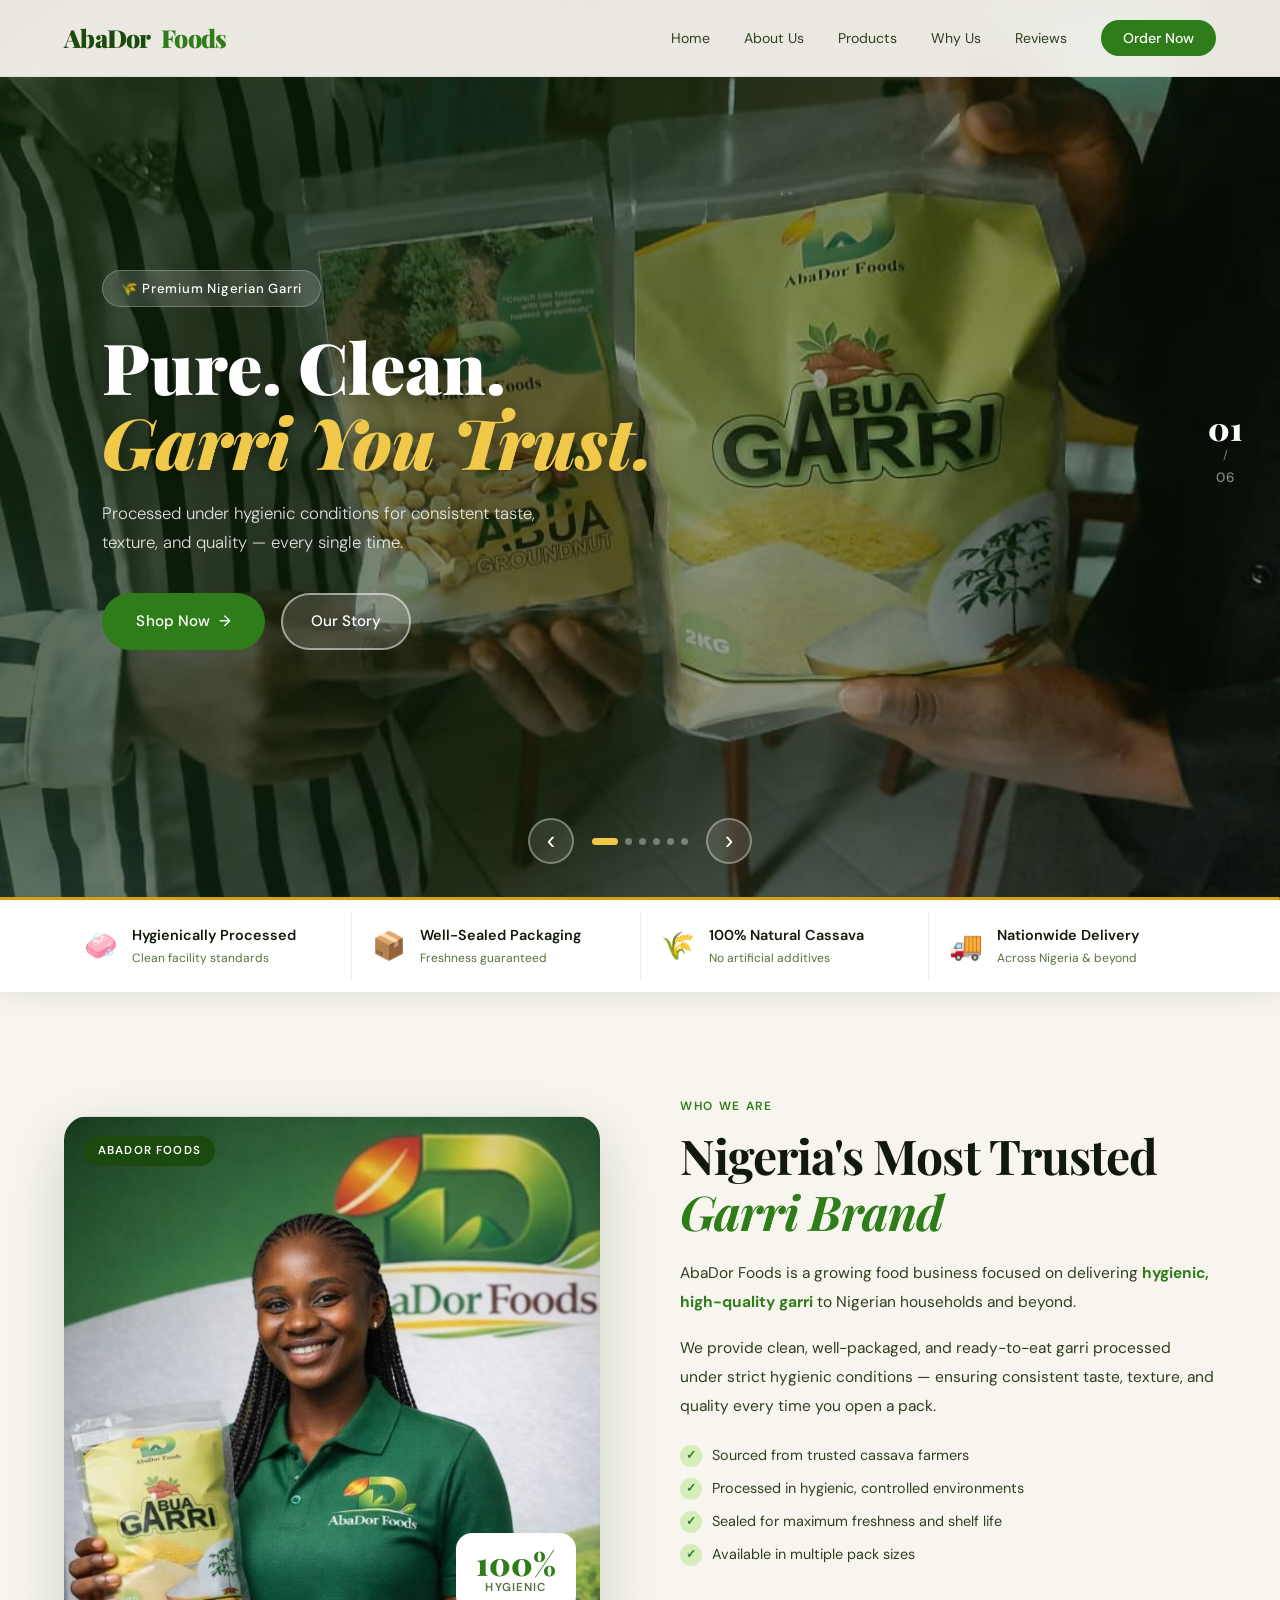
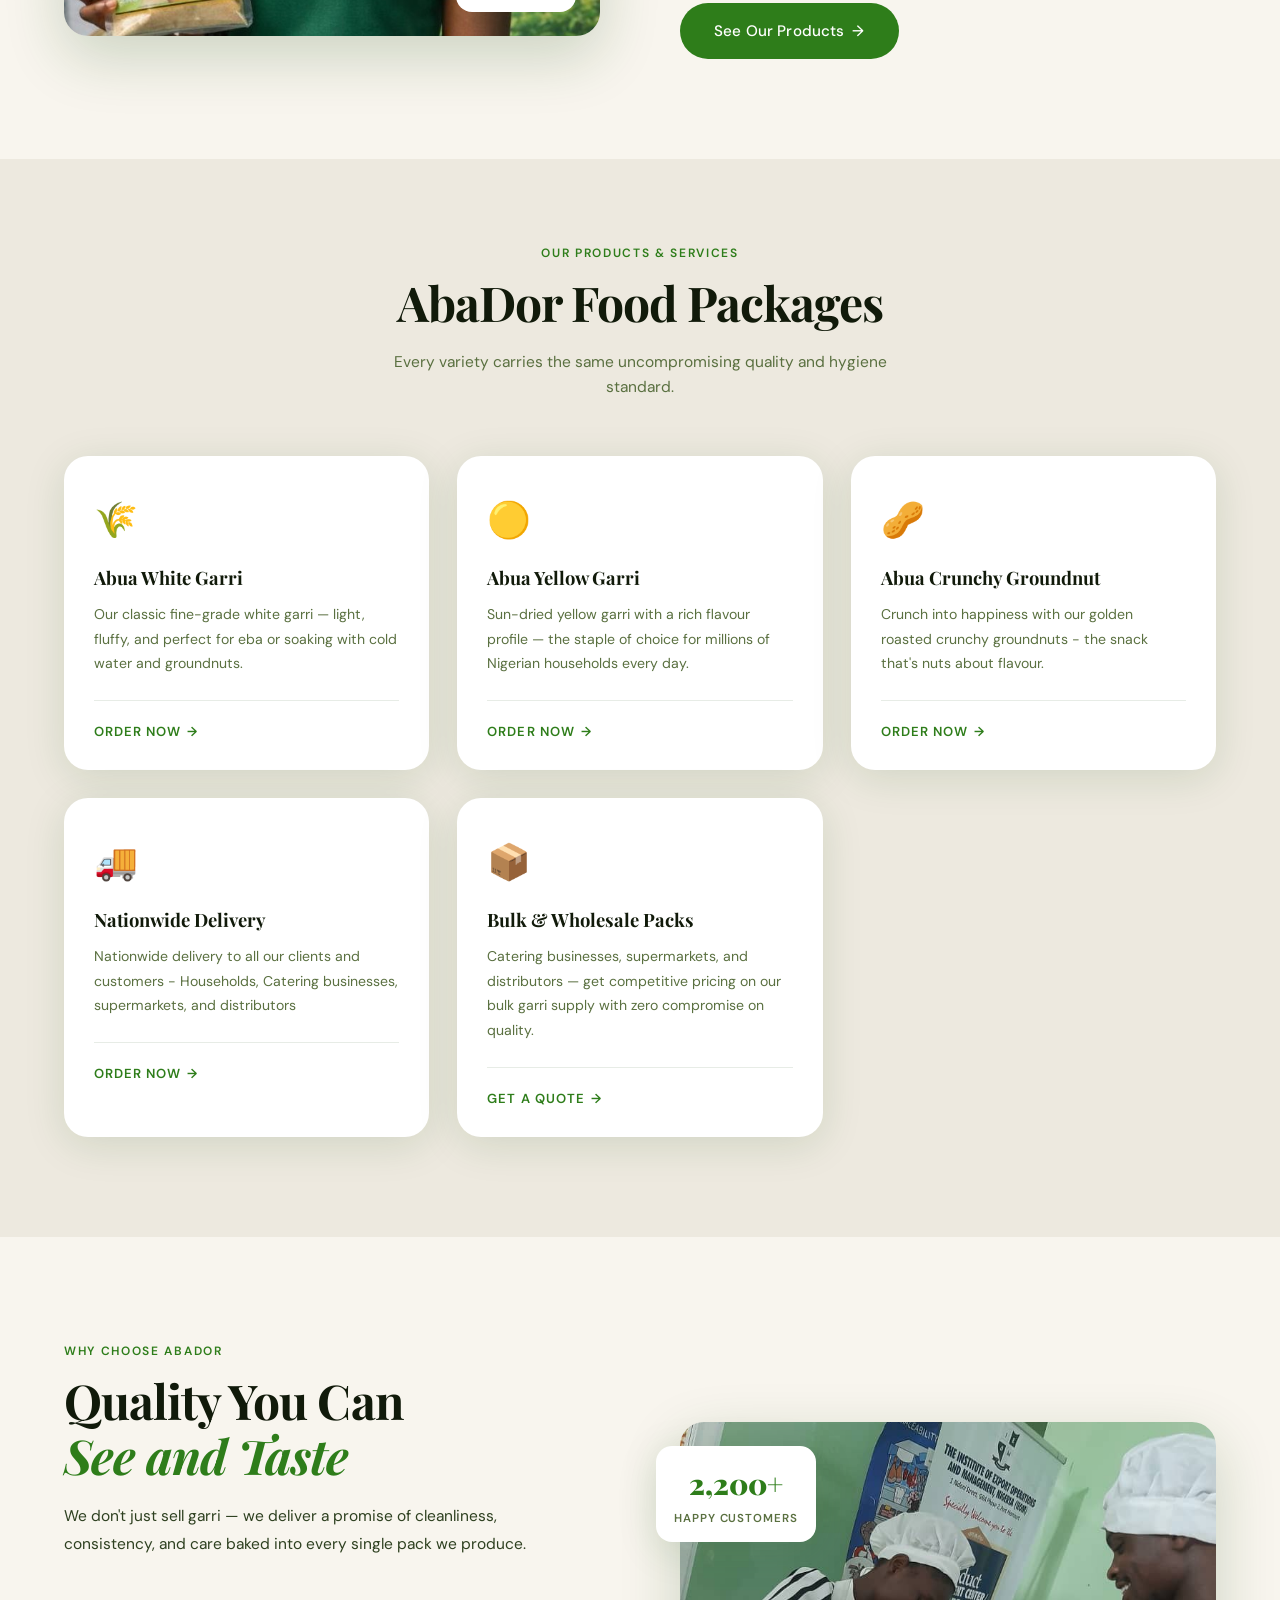
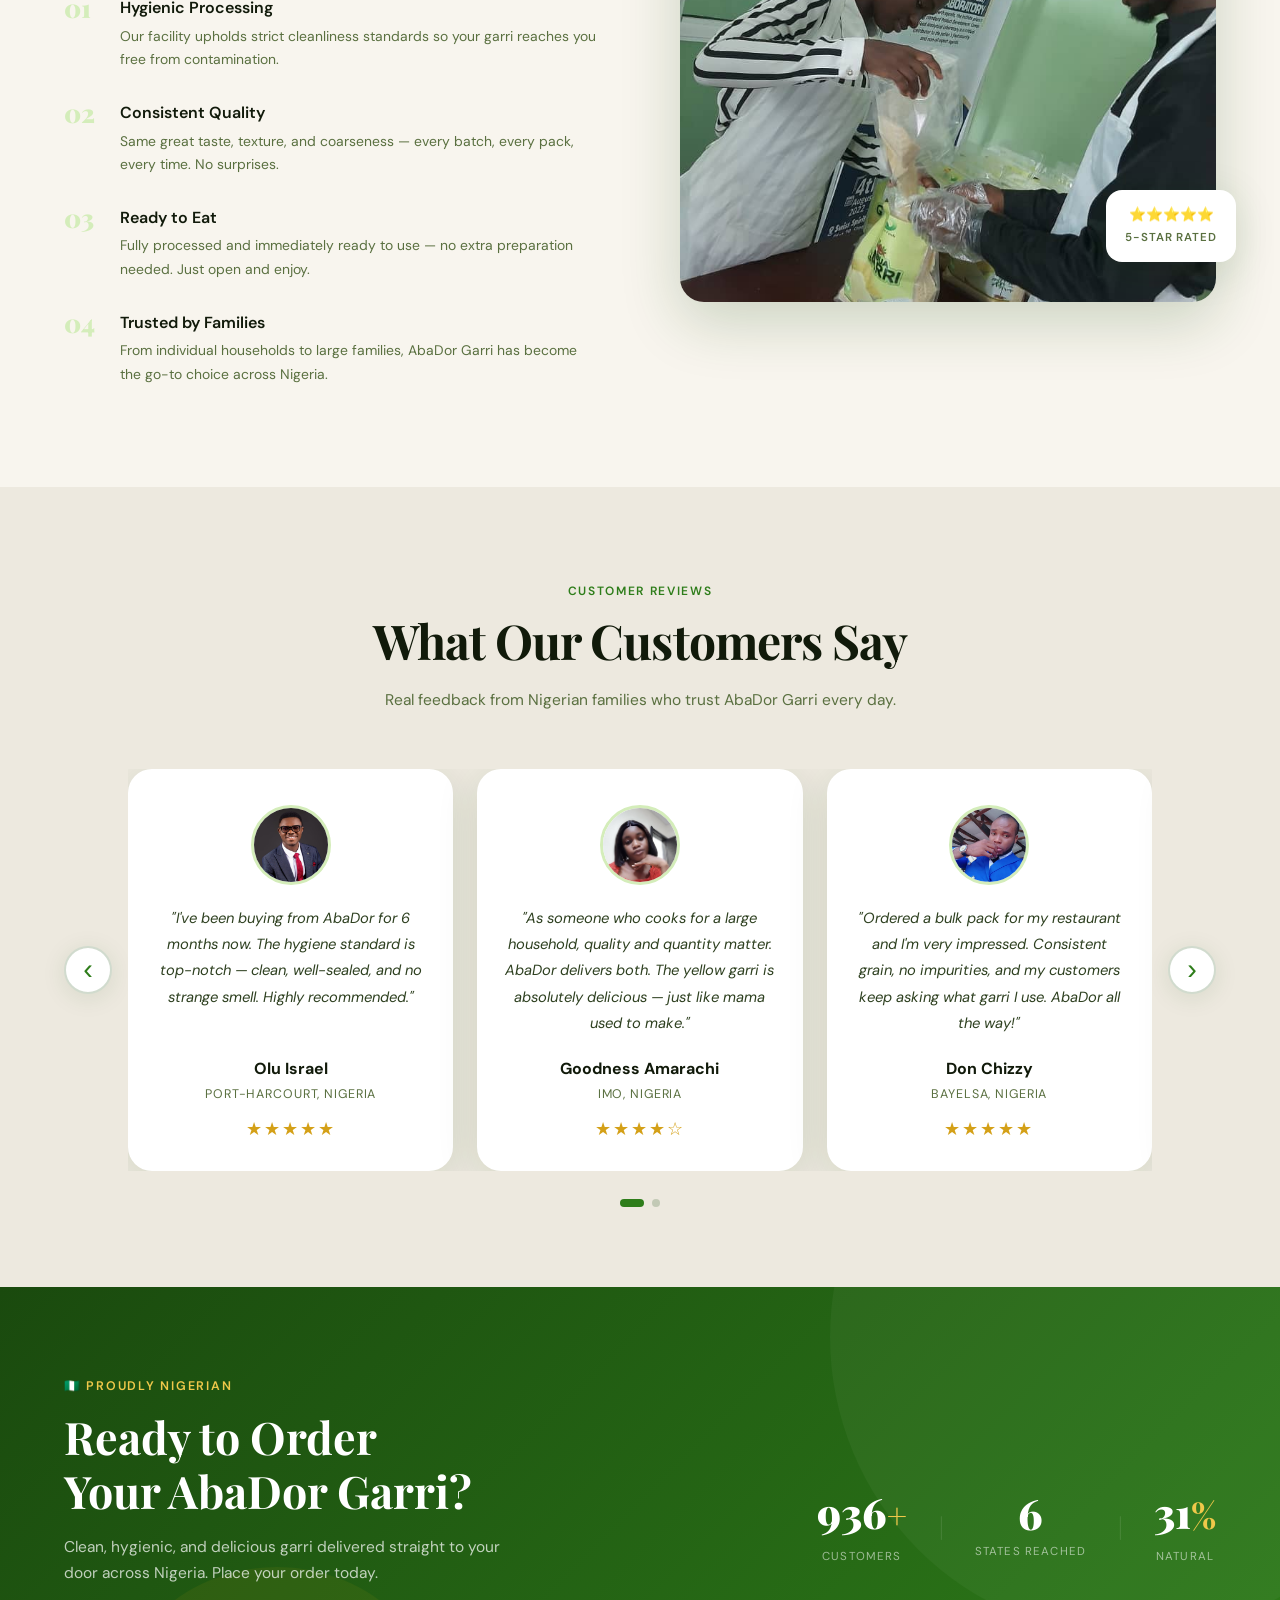
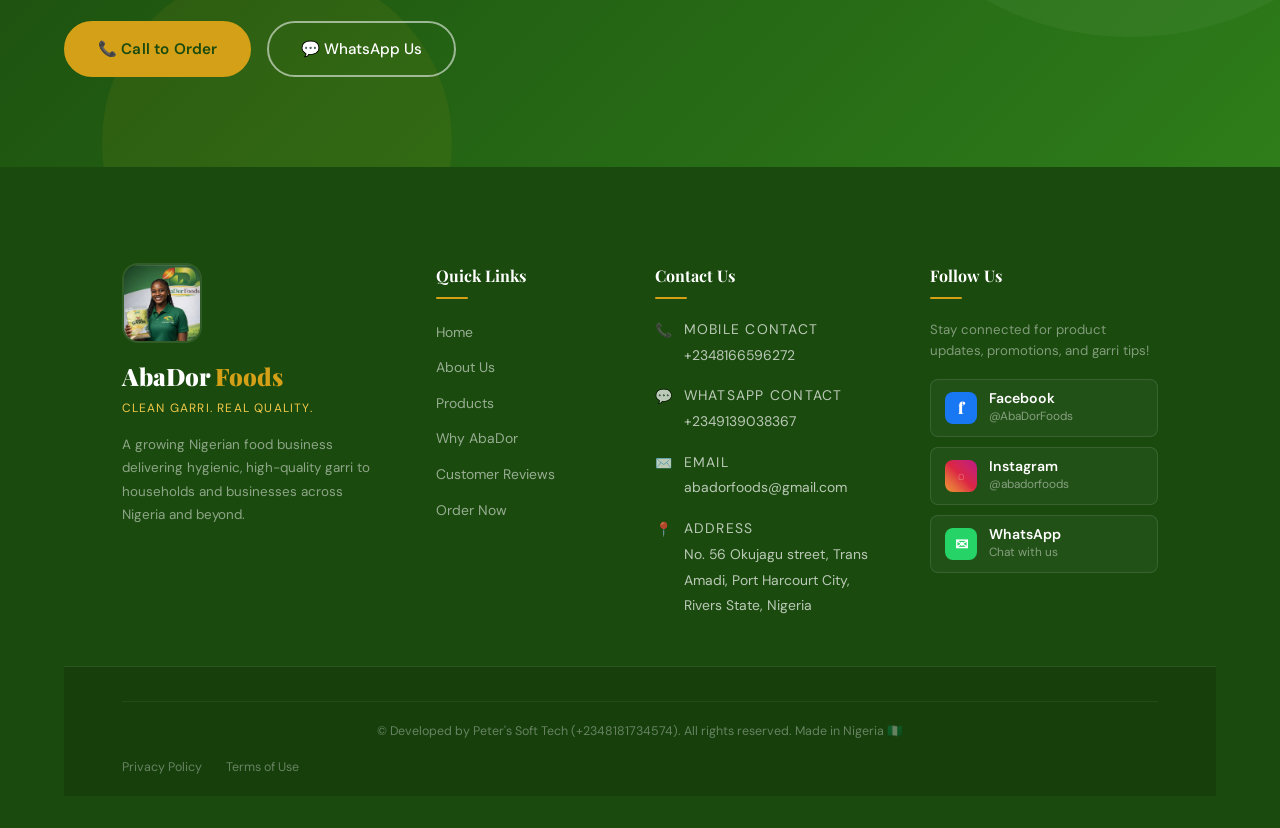
<file: index.html>
<!DOCTYPE html>
<html lang="en">
<head>
  <meta charset="UTF-8" />
  <meta name="viewport" content="width=device-width, initial-scale=1.0"/>
  <title>AbaDor Foods — Premium Quality Garri</title>
  <meta name="description" content="AbaDor Foods delivers hygienic, high-quality garri to Nigerian households. Clean, well-packaged, and ready-to-eat garri processed under the strictest conditions." />
  <link rel="preconnect" href="https://fonts.googleapis.com">
  <link rel="preconnect" href="https://fonts.gstatic.com" crossorigin>
  <link href="https://fonts.googleapis.com/css2?family=Playfair+Display:ital,wght@0,400;0,700;0,900;1,400&family=DM+Sans:opsz,wght@9..40,300;9..40,400;9..40,500;9..40,600&display=swap" rel="stylesheet">
  <link rel="stylesheet" href="style.css" />
</head>
<body>

  <!-- ===================== NAV ===================== -->
  <nav class="navbar" id="navbar">
    <div class="nav-logo">
      <span class="logo-text">AbaDor&nbsp;</span><span class="logo-accent">&nbsp;Foods</span>
    </div>
    <ul class="nav-links" id="navLinks">
      <li><a href="#hero">Home</a></li>
      <li><a href="#about">About Us</a></li>
      <li><a href="#products">Products</a></li>
      <li><a href="#why-us">Why Us</a></li>
      <li><a href="#reviews">Reviews</a></li>
      <li><a href="#cta" class="nav-cta">Order Now</a></li>
    </ul>
    <button class="hamburger" id="hamburger" aria-label="Toggle menu" aria-expanded="false">
      <span></span><span></span><span></span>
    </button>
  </nav>

  <!-- ===================== HERO BANNER / CAROUSEL ===================== -->
  <section class="hero-section" id="hero">
    <div class="carousel" id="carousel">

      <!-- Slide 1 -->
      <div class="carousel-slide active">
        <div class="slide-bg">
          <img src="Images/b1.jpeg" alt="AbaDor Foods Garri" class="slide-bg-img" />
          <div class="slide-overlay"></div>
        </div>
        <div class="slide-content">
          <div class="slide-text">
            <span class="slide-tag">🌾 Premium Nigerian Garri</span>
            <h1 class="slide-title">Pure. Clean.<br><em>Garri You Trust.</em></h1>
            <p class="slide-desc">Processed under hygienic conditions for consistent taste, texture, and quality — every single time.</p>
            <div class="slide-btns">
              <a href="#products" class="btn-primary">Shop Now <span>→</span></a>
              <a href="#about" class="btn-ghost">Our Story</a>
            </div>
          </div>
        </div>
      </div>

      <!-- Slide 2 -->
      <div class="carousel-slide">
        <div class="slide-bg">
          <img src="Images/b2.jpg" alt="AbaDor Garri Quality" class="slide-bg-img" />
          <div class="slide-overlay"></div>
        </div>
        <div class="slide-content">
          <div class="slide-text">
            <span class="slide-tag">✅ Hygienically Processed</span>
            <h1 class="slide-title">From Farm<br><em>To Your Table.</em></h1>
            <p class="slide-desc">Every pack of AbaDor Garri goes through strict quality checks — clean, safe, and ready to eat right out of the bag.</p>
            <div class="slide-btns">
              <a href="#products" class="btn-primary">View Products <span>→</span></a>
              <a href="#why-us" class="btn-ghost">Why AbaDor</a>
            </div>
          </div>
        </div>
      </div>

      <!-- Slide 3 -->
      <div class="carousel-slide">
        <div class="slide-bg">
          <img src="Images/b3.jpg" alt="AbaDor Garri Packaging" class="slide-bg-img" />
          <div class="slide-overlay"></div>
        </div>
        <div class="slide-content">
          <div class="slide-text">
            <span class="slide-tag">📦 Well Packaged</span>
            <h1 class="slide-title">Garri for Every<br><em>Nigerian Home.</em></h1>
            <p class="slide-desc">Beautifully sealed for long-lasting freshness — AbaDor Garri is made for households that refuse to compromise on quality.</p>
            <div class="slide-btns">
              <a href="#cta" class="btn-primary">Order Now <span>→</span></a>
              <a href="#about" class="btn-ghost">Learn More</a>
            </div>
          </div>
        </div>
      </div>

      <!-- Slide 4 -->
      <div class="carousel-slide">
        <div class="slide-bg">
          <img src="Images/b4.jpg" alt="AbaDor Garri Natural" class="slide-bg-img" />
          <div class="slide-overlay"></div>
        </div>
        <div class="slide-content">
          <div class="slide-text">
            <span class="slide-tag">🌿 100% Natural</span>
            <h1 class="slide-title">No Additives.<br><em>Just Real Garri.</em></h1>
            <p class="slide-desc">Naturally processed cassava garri — no artificial preservatives, no shortcuts. Just the authentic flavour you grew up with.</p>
            <div class="slide-btns">
              <a href="#products" class="btn-primary">Explore Range <span>→</span></a>
              <a href="#why-us" class="btn-ghost">Our Process</a>
            </div>
          </div>
        </div>
      </div>

      <!-- Slide 5 -->
      <div class="carousel-slide">
        <div class="slide-bg">
          <img src="Images/b5.jpeg" alt="AbaDor Foods Nigeria" class="slide-bg-img" />
          <div class="slide-overlay"></div>
        </div>
        <div class="slide-content">
          <div class="slide-text">
            <span class="slide-tag">🇳🇬 Made in Nigeria</span>
            <h1 class="slide-title">Proudly Nigerian,<br><em>Globally Ready.</em></h1>
            <p class="slide-desc">AbaDor Foods is taking the finest Nigerian garri from local communities to homes across Nigeria and beyond.</p>
            <div class="slide-btns">
              <a href="#cta" class="btn-primary">Join Us <span>→</span></a>
              <a href="#about" class="btn-ghost">Our Mission</a>
            </div>
          </div>
        </div>
      </div>

      <!-- Slide 6 -->
      <div class="carousel-slide">
        <div class="slide-bg">
          <img src="Images/b6.jpg" alt="AbaDor Groundnut" class="slide-bg-img" />
          <div class="slide-overlay"></div>
        </div>
        <div class="slide-content">
          <div class="slide-text">
            <span class="slide-tag">🏬 Abador Crunchy Groundnuts</span>
            <h1 class="slide-title">Snack with<br><em>Abua Groundnuts.</em></h1>
            <p class="slide-desc">Crunch into happiness with our golden roasted crunchy groundnuts - the snack that's nuts about flavour</p>
            <div class="slide-btns">
              <a href="#cta" class="btn-primary">Order Now <span>→</span></a>
              <a href="#products" class="btn-ghost">See Products</a>
            </div>
          </div>
        </div>
      </div>

    </div><!-- /carousel -->

    <!-- Slide Counter -->
    <div class="slide-counter">
      <span id="slideCurrentNum">01</span>
      <span class="counter-sep"> / </span>
      <span class="counter-total">06</span>
    </div>

    <!-- Carousel Controls -->
    <div class="carousel-controls">
      <button class="carousel-btn prev" id="prevBtn" aria-label="Previous slide">&#8249;</button>
      <div class="carousel-dots" id="carouselDots">
        <span class="dot active" data-index="0"></span>
        <span class="dot" data-index="1"></span>
        <span class="dot" data-index="2"></span>
        <span class="dot" data-index="3"></span>
        <span class="dot" data-index="4"></span>
        <span class="dot" data-index="5"></span>
      </div>
      <button class="carousel-btn next" id="nextBtn" aria-label="Next slide">&#8250;</button>
    </div>

    <!-- Progress Bar -->
    <div class="carousel-progress">
      <div class="progress-bar" id="progressBar"></div>
    </div>
  </section>

  <!-- ===================== TRUST STRIP ===================== -->
  <section class="trust-strip-section">
    <div class="trust-strip-container">
      <div class="trust-item">
        <span class="trust-icon">🧼</span>
        <div>
          <strong>Hygienically Processed</strong>
          <p>Clean facility standards</p>
        </div>
      </div>
      <div class="trust-divider"></div>
      <div class="trust-item">
        <span class="trust-icon">📦</span>
        <div>
          <strong>Well-Sealed Packaging</strong>
          <p>Freshness guaranteed</p>
        </div>
      </div>
      <div class="trust-divider"></div>
      <div class="trust-item">
        <span class="trust-icon">🌾</span>
        <div>
          <strong>100% Natural Cassava</strong>
          <p>No artificial additives</p>
        </div>
      </div>
      <div class="trust-divider"></div>
      <div class="trust-item">
        <span class="trust-icon">🚚</span>
        <div>
          <strong>Nationwide Delivery</strong>
          <p>Across Nigeria &amp; beyond</p>
        </div>
      </div>
    </div>
  </section>

  <!-- ===================== ABOUT SECTION ===================== -->
  <section class="about-section" id="about">
    <div class="about-container">
      <div class="about-grid">

        <div class="about-image">
          <div class="about-img-wrap">
            <img src="a1.png" alt="AbaDor Foods brand ambassador holding Abua Garri product" />
            <div class="about-img-badge">
              <span>100%</span>
              <p>Hygienic</p>
            </div>
            <div class="about-img-tag">AbaDor Foods</div>
          </div>
        </div>

        <div class="about-text">
          <span class="section-eyebrow">Who We Are</span>
          <h2 class="section-title">Nigeria's Most Trusted<br><em>Garri Brand</em></h2>
          <p>AbaDor Foods is a growing food business focused on delivering <strong>hygienic, high-quality garri</strong> to Nigerian households and beyond.</p>
          <p>We provide clean, well-packaged, and ready-to-eat garri processed under strict hygienic conditions — ensuring consistent taste, texture, and quality every time you open a pack.</p>
          <ul class="about-list">
            <li><span class="list-check">✓</span> Sourced from trusted cassava farmers</li>
            <li><span class="list-check">✓</span> Processed in hygienic, controlled environments</li>
            <li><span class="list-check">✓</span> Sealed for maximum freshness and shelf life</li>
            <li><span class="list-check">✓</span> Available in multiple pack sizes</li>
          </ul>
          <a href="#products" class="btn-primary">See Our Products <span>→</span></a>
        </div>

      </div>
    </div>
  </section>

  <!-- ===================== PRODUCTS / CARDS SECTION ===================== -->
  <section class="cards-section" id="products">
    <div class="cards-container">
      <div class="section-header-center">
        <span class="section-eyebrow">Our Products & Services</span>
        <h2 class="section-title">AbaDor Food Packages</h2>
        <p class="section-sub">Every variety carries the same uncompromising quality and hygiene standard.</p>
      </div>
      <div class="cards-grid">
        <div class="feature-card" data-delay="0">
          <div class="card-icon">🌾</div>
          <h4>Abua White Garri</h4>
          <p>Our classic fine-grade white garri — light, fluffy, and perfect for eba or soaking with cold water and groundnuts.</p>
          <a href="#cta" class="card-link">Order Now <span>→</span></a>
        </div>

        <div class="feature-card" data-delay="150">
          <div class="card-icon">🟡</div>
          <h4>Abua Yellow Garri</h4>
          <p>Sun-dried yellow garri with a rich flavour profile — the staple of choice for millions of Nigerian households every day.</p>
          <a href="#cta" class="card-link">Order Now <span>→</span></a>
        </div>

        <div class="feature-card" data-delay="300">
          <div class="card-icon">🥜</div>
          <h4>Abua Crunchy Groundnut</h4>
          <p>Crunch into happiness with our golden roasted crunchy groundnuts - the snack that's nuts about flavour.</p>
          <a href="#cta" class="card-link">Order Now <span>→</span></a>
        </div>

        <div class="feature-card" data-delay="450">
          <div class="card-icon">🚚</div>
          <h4>Nationwide Delivery</h4>
          <p>Nationwide delivery to all our clients and customers - Households, Catering businesses, supermarkets, and distributors</p>
          <a href="#cta" class="card-link">Order Now <span>→</span></a>
        </div>

        <div class="feature-card" data-delay="600">
          <div class="card-icon">📦</div>
          <h4>Bulk &amp; Wholesale Packs</h4>
          <p>Catering businesses, supermarkets, and distributors — get competitive pricing on our bulk garri supply with zero compromise on quality.</p>
          <a href="#cta" class="card-link">Get a Quote <span>→</span></a>
        </div>

      </div>
    </div>
  </section>

  <!-- ===================== WHY CHOOSE US ===================== -->
  <section class="why-section" id="why-us">
    <div class="why-container">

      <div class="why-text">
        <span class="section-eyebrow">Why Choose AbaDor</span>
        <h2 class="section-title">Quality You Can<br><em>See and Taste</em></h2>
        <p>We don't just sell garri — we deliver a promise of cleanliness, consistency, and care baked into every single pack we produce.</p>
        <div class="why-points">
          <div class="why-point">
            <div class="why-num">01</div>
            <div>
              <h5>Hygienic Processing</h5>
              <p>Our facility upholds strict cleanliness standards so your garri reaches you free from contamination.</p>
            </div>
          </div>
          <div class="why-point">
            <div class="why-num">02</div>
            <div>
              <h5>Consistent Quality</h5>
              <p>Same great taste, texture, and coarseness — every batch, every pack, every time. No surprises.</p>
            </div>
          </div>
          <div class="why-point">
            <div class="why-num">03</div>
            <div>
              <h5>Ready to Eat</h5>
              <p>Fully processed and immediately ready to use — no extra preparation needed. Just open and enjoy.</p>
            </div>
          </div>
          <div class="why-point">
            <div class="why-num">04</div>
            <div>
              <h5>Trusted by Families</h5>
              <p>From individual households to large families, AbaDor Garri has become the go-to choice across Nigeria.</p>
            </div>
          </div>
        </div>
      </div>

      <div class="why-visual">
        <div class="why-img-stack">
          <div class="why-badge why-badge-1">
            <span class="badge-count-num" data-target="5000">0</span><span class="badge-plus">+</span>
            <p>Happy Customers</p>
          </div>
          <div class="why-badge why-badge-2">
            <span class="badge-stars">⭐⭐⭐⭐⭐</span>
            <p>5-Star Rated</p>
          </div>
          <div class="why-img-frame">
            <img src="Images/b31.jpeg" alt="AbaDor Garri quality" />
          </div>
        </div>
      </div>

    </div>
  </section>

  <!-- ===================== REVIEWS SECTION ===================== -->
  <section class="reviews-section" id="reviews">
    <div class="reviews-container">
      <div class="section-header-center">
        <span class="section-eyebrow">Customer Reviews</span>
        <h2 class="section-title">What Our Customers Say</h2>
        <p class="section-sub">Real feedback from Nigerian families who trust AbaDor Garri every day.</p>
      </div>

      <div class="reviews-slider-wrapper">
        <button class="rev-btn rev-prev" id="revPrev" aria-label="Previous review">&#8249;</button>
        <div class="reviews-track-outer">
          <div class="reviews-track" id="reviewsTrack">

            <!--div class="review-card">
              <div class="review-avatar"><img src="Images/r1.png" alt="Ngozi Okafor" /></div>
              <p class="review-text">"AbaDor Garri is the best I've tried. The texture is always consistent and the packaging keeps it fresh for weeks. My whole family loves it!"</p>
              <div class="review-author">Dorathy Abalist</div>
              <div class="review-location">Lagos, Nigeria</div>
              <div class="review-stars">&#9733;&#9733;&#9733;&#9733;&#9733;</div>
            </div-->

            <div class="review-card">
              <div class="review-avatar"><img src="Images/r2.jpg" alt="Emeka Nwosu" /></div>
              <p class="review-text">"I've been buying from AbaDor for 6 months now. The hygiene standard is top-notch — clean, well-sealed, and no strange smell. Highly recommended."</p>
              <div class="review-author">Olu Israel</div>
              <div class="review-location">Port-Harcourt, Nigeria</div>
              <div class="review-stars">&#9733;&#9733;&#9733;&#9733;&#9733;</div>
            </div>

            <div class="review-card">
              <div class="review-avatar"><img src="Images/r3.jpg" alt="Fatima Bello" /></div>
              <p class="review-text">"As someone who cooks for a large household, quality and quantity matter. AbaDor delivers both. The yellow garri is absolutely delicious — just like mama used to make."</p>
              <div class="review-author">Goodness Amarachi</div>
              <div class="review-location">Imo, Nigeria</div>
              <div class="review-stars">&#9733;&#9733;&#9733;&#9733;&#9734;</div>
            </div>

            <div class="review-card">
              <div class="review-avatar"><img src="Images/r4.jpg" alt="Tunde Adeyemi" /></div>
              <p class="review-text">"Ordered a bulk pack for my restaurant and I'm very impressed. Consistent grain, no impurities, and my customers keep asking what garri I use. AbaDor all the way!"</p>
              <div class="review-author">Don Chizzy</div>
              <div class="review-location">Bayelsa, Nigeria</div>
              <div class="review-stars">&#9733;&#9733;&#9733;&#9733;&#9733;</div>
            </div>

            <div class="review-card">
              <div class="review-avatar"><img src="Images/r5.jpeg" alt="Chidinma Eze" /></div>
              <p class="review-text">"The white garri soaks perfectly and has the right sourness. It's genuinely the cleanest garri I've purchased — you can see the quality the moment you open the bag."</p>
              <div class="review-author">Miss Confy</div>
              <div class="review-location">Lagos, Nigeria</div>
              <div class="review-stars">&#9733;&#9733;&#9733;&#9733;&#9733;</div>
            </div>

            <div class="review-card">
              <div class="review-avatar"><img src="Images/r6.png" alt="Aliyu Musa" /></div>
              <p class="review-text">"Fast delivery, excellent packaging, and great taste. AbaDor Garri has become my go-to brand. I've recommended it to all my neighbours and they love it too!"</p>
              <div class="review-author">Uche Favour</div>
              <div class="review-location">Kano, Nigeria</div>
              <div class="review-stars">&#9733;&#9733;&#9733;&#9733;&#9734;</div>
            </div>

          </div>
        </div>
        <button class="rev-btn rev-next" id="revNext" aria-label="Next review">&#8250;</button>
      </div>
      <div class="reviews-dots" id="reviewsDots"></div>
    </div>
  </section>

  <!-- ===================== CTA / ORDER SECTION ===================== -->
  <section class="bottom-banner-section" id="cta">
    <div class="bottom-banner-container">
      <div class="bottom-banner-text">
        <span class="banner-eyebrow">🇳🇬 Proudly Nigerian</span>
        <h2>Ready to Order<br>Your AbaDor Garri?</h2>
        <p class="banner-sub">Clean, hygienic, and delicious garri delivered straight to your door across Nigeria. Place your order today.</p>
        <div class="banner-actions">
          <a href="tel:+2348166596272" class="btn-primary">📞 Call to Order</a>
          <a href="https://wa.me/2349139038367" class="btn-outline" target="_blank" rel="noopener">💬 WhatsApp Us</a>
        </div>
      </div>
      <div class="banner-stats">
        <div class="stat">
          <span class="stat-num" data-target="3000">0</span><span class="stat-suffix">+</span>
          <p>Customers</p>
        </div>
        <div class="stat-sep">|</div>
        <div class="stat">
          <span class="stat-num" data-target="20">0</span>
          <p>States Reached</p>
        </div>
        <div class="stat-sep">|</div>
        <div class="stat">
          <span class="stat-num" data-target="100">0</span><span class="stat-suffix">%</span>
          <p>Natural</p>
        </div>
      </div>
    </div>
  </section>

  <!-- ===================== FOOTER ===================== -->
  <footer class="footer">
    <div class="footer-main">
      <div class="footer-grid">

        <!-- Brand column -->
        <div class="footer-col footer-col-brand">
          <div class="footer-logo-wrap">
            <img src="a1.png" alt="AbaDor Foods logo" class="footer-brand-img" />
          </div>
          <p class="footer-logo">AbaDor<span> Foods</span></p>
          <p class="footer-tagline">Clean Garri. Real Quality.</p>
          <p class="footer-brand-desc">A growing Nigerian food business delivering hygienic, high-quality garri to households and businesses across Nigeria and beyond.</p>
        </div>

        <!-- Quick Links -->
        <div class="footer-col">
          <h4 class="footer-col-title">Quick Links</h4>
          <ul class="footer-nav">
            <li><a href="#hero">Home</a></li>
            <li><a href="#about">About Us</a></li>
            <li><a href="#products">Products</a></li>
            <li><a href="#why-us">Why AbaDor</a></li>
            <li><a href="#reviews">Customer Reviews</a></li>
            <li><a href="#cta">Order Now</a></li>
          </ul>
        </div>

        <!-- Contact Info -->
        <div class="footer-col">
          <h4 class="footer-col-title">Contact Us</h4>
          <ul class="footer-contact-list">
            <li>
              <span class="fc-icon">📞</span>
              <div>
                <span class="fc-label">Mobile Contact</span>
                <a href="tel:+2348166596272">+2348166596272</a>
              </div>
            </li>
            <li>
              <span class="fc-icon">💬</span>
              <div>
                <span class="fc-label">WhatsApp Contact</span>
                <a href="https://wa.me/2349139038367">+2349139038367</a>
              </div>
            </li>
            <li>
              <span class="fc-icon">✉️</span>
              <div>
                <span class="fc-label">Email</span>
                <a href="mailto:abadorfoods@gmail.com">abadorfoods@gmail.com</a>
              </div>
            </li>
            <li>
              <span class="fc-icon">📍</span>
              <div>
                <span class="fc-label">Address</span>
                <span>No. 56 Okujagu street, Trans Amadi, Port Harcourt City, Rivers State, Nigeria</span>
              </div>
            </li>
          </ul>
        </div>

        <!-- Social Media -->
        <div class="footer-col">
          <h4 class="footer-col-title">Follow Us</h4>
          <p class="footer-social-text">Stay connected for product updates, promotions, and garri tips!</p>
          <div class="footer-socials">
            <a href="https://www.facebook.com/share/1CHDY5jGGe/" target="_blank" rel="noopener" class="social-btn social-fb">
              <span class="social-icon">f</span>
              <div>
                <span class="social-name">Facebook</span>
                <span class="social-handle">@AbaDorFoods</span>
              </div>
            </a>
            <a href="https://www.instagram.com/abadorfoods?igsh=ZzJpODc2YThxZGU2" target="_blank" rel="noopener" class="social-btn social-ig">
              <span class="social-icon">&#x25A1;</span>
              <div>
                <span class="social-name">Instagram</span>
                <span class="social-handle">@abadorfoods</span>
              </div>
            </a>
            <a href="https://wa.me/2349139038367" target="_blank" rel="noopener" class="social-btn social-wa">
              <span class="social-icon">&#9993;</span>
              <div>
                <span class="social-name">WhatsApp</span>
                <span class="social-handle">Chat with us</span>
              </div>
            </a>
          </div>
        </div>

      </div>
    </div>

    <div class="footer-bottom">
      <div class="footer-bottom-inner">
        <p class="footer-copy">&copy; Developed by Peter's Soft Tech (+2348181734574). All rights reserved. Made in Nigeria 🇳🇬</p>
        <div class="footer-bottom-links">
          <a href="#">Privacy Policy</a>
          <a href="#">Terms of Use</a>
        </div>
      </div>
    </div>
  </footer>

  <script src="main.js"></script>
</body>
</html>
</file>
<file: style.css>
/* ============================================================
   ABADOR FOODS — style.css
   Brand: Deep green, gold accent, clean white — Nigerian premium food
   ============================================================ */

/* ---------- CSS Variables ---------- */
:root {
  --green-deep:   #1a4a0e;
  --green-brand:  #2e7d1a;
  --green-mid:    #4a9e28;
  --green-light:  #78c44a;
  --green-pale:   #d4edba;
  --gold:         #d4a017;
  --gold-light:   #f0c84a;
  --cream:        #f8f5ee;
  --cream-dark:   #ede9df;
  --white:        #ffffff;
  --text-dark:    #111a0a;
  --text-mid:     #2e4020;
  --text-light:   #5a7040;
  --overlay:      rgba(10, 30, 5, 0.52);

  --font-display: 'Playfair Display', Georgia, serif;
  --font-body:    'DM Sans', sans-serif;

  --radius-sm:    8px;
  --radius-md:    16px;
  --radius-lg:    24px;
  --radius-xl:    40px;

  --shadow-soft:  0 4px 24px rgba(26,74,14,0.10);
  --shadow-card:  0 8px 40px rgba(26,74,14,0.13);
  --shadow-lift:  0 20px 60px rgba(26,74,14,0.20);

  --transition:   0.4s cubic-bezier(0.4, 0, 0.2, 1);
}

/* ---------- Reset ---------- */
*, *::before, *::after { box-sizing: border-box; margin: 0; padding: 0; }
html { scroll-behavior: smooth; }
body {
  font-family: var(--font-body);
  background: var(--cream);
  color: var(--text-dark);
  line-height: 1.6;
  overflow-x: hidden;
}
img { display: block; width: 100%; height: 100%; object-fit: cover; }
a { text-decoration: none; color: inherit; }
ul { list-style: none; }

/* ---------- Shared Section Helpers ---------- */
.section-eyebrow {
  display: inline-block;
  font-size: 0.75rem;
  font-weight: 600;
  text-transform: uppercase;
  letter-spacing: 0.14em;
  color: var(--green-brand);
  margin-bottom: 12px;
}

.section-title {
  font-family: var(--font-display);
  font-size: clamp(2rem, 3.8vw, 3rem);
  font-weight: 700;
  color: var(--text-dark);
  line-height: 1.15;
  letter-spacing: -0.02em;
  margin-bottom: 20px;
}

.section-title em {
  font-style: italic;
  color: var(--green-brand);
}

/* ---------- Buttons ---------- */
.btn-primary {
  display: inline-flex;
  align-items: center;
  gap: 8px;
  padding: 14px 32px;
  background: var(--green-brand);
  color: var(--white);
  border-radius: 100px;
  font-family: var(--font-body);
  font-size: 0.95rem;
  font-weight: 500;
  letter-spacing: 0.01em;
  transition: var(--transition);
  border: 2px solid transparent;
  cursor: pointer;
}

.btn-primary:hover {
  background: var(--green-deep);
  transform: translateY(-3px);
  box-shadow: 0 10px 30px rgba(26,74,14,0.35);
}

.btn-primary span { transition: transform 0.3s; }
.btn-primary:hover span { transform: translateX(5px); }

.btn-ghost {
  display: inline-flex;
  align-items: center;
  gap: 8px;
  padding: 14px 28px;
  background: rgba(255,255,255,0.15);
  color: var(--white);
  border: 2px solid rgba(255,255,255,0.5);
  border-radius: 100px;
  font-family: var(--font-body);
  font-size: 0.95rem;
  font-weight: 500;
  backdrop-filter: blur(8px);
  transition: var(--transition);
  cursor: pointer;
}

.btn-ghost:hover {
  background: rgba(255,255,255,0.25);
  border-color: var(--white);
  transform: translateY(-3px);
}

.btn-secondary {
  display: inline-flex;
  align-items: center;
  gap: 8px;
  padding: 12px 28px;
  background: transparent;
  color: var(--green-brand);
  border: 2px solid var(--green-brand);
  border-radius: 100px;
  font-family: var(--font-body);
  font-size: 0.9rem;
  font-weight: 500;
  transition: var(--transition);
}

.btn-secondary:hover {
  background: var(--green-brand);
  color: var(--white);
  transform: translateY(-2px);
}

.btn-outline {
  display: inline-flex;
  align-items: center;
  gap: 8px;
  padding: 14px 32px;
  background: transparent;
  color: var(--white);
  border: 2px solid rgba(255,255,255,0.55);
  border-radius: 100px;
  font-family: var(--font-body);
  font-size: 0.95rem;
  font-weight: 500;
  transition: var(--transition);
  cursor: pointer;
}

.btn-outline:hover {
  background: rgba(255,255,255,0.12);
  border-color: var(--white);
  transform: translateY(-3px);
}

/* ============================================================
   NAVBAR
   ============================================================ */
.navbar {
  position: fixed;
  top: 0; left: 0; right: 0;
  z-index: 200;
  display: flex;
  align-items: center;
  justify-content: space-between;
  padding: 18px 5%;
  background: rgba(248,245,238,0.94);
  backdrop-filter: blur(14px);
  -webkit-backdrop-filter: blur(14px);
  border-bottom: 1px solid rgba(26,74,14,0.08);
  transition: padding 0.4s ease, box-shadow 0.4s ease;
}

.navbar.scrolled {
  padding: 12px 5%;
  box-shadow: var(--shadow-soft);
}

.nav-logo { display: flex; align-items: baseline; gap: 0; }

.logo-text {
  font-family: var(--font-display);
  font-size: 1.55rem;
  font-weight: 900;
  color: var(--green-deep);
  letter-spacing: -0.03em;
}

.logo-accent {
  font-family: var(--font-display);
  font-size: 1.55rem;
  font-weight: 900;
  color: var(--green-brand);
  letter-spacing: -0.03em;
}

.nav-links {
  display: flex;
  align-items: center;
  gap: 34px;
}

.nav-links a {
  font-size: 0.88rem;
  font-weight: 400;
  color: var(--text-mid);
  transition: color 0.3s;
  position: relative;
}

.nav-links a::after {
  content: '';
  position: absolute;
  bottom: -4px; left: 0;
  width: 0; height: 2px;
  background: var(--green-brand);
  transition: width 0.3s;
  border-radius: 2px;
}

.nav-links a:hover { color: var(--green-deep); }
.nav-links a:hover::after { width: 100%; }

.nav-cta {
  background: var(--green-brand) !important;
  color: var(--white) !important;
  padding: 9px 22px !important;
  border-radius: 100px !important;
  font-weight: 500 !important;
}

.nav-cta::after { display: none !important; }
.nav-cta:hover { background: var(--green-deep) !important; }

.hamburger {
  display: none;
  flex-direction: column;
  gap: 5px;
  background: none;
  border: none;
  cursor: pointer;
  padding: 4px;
}

.hamburger span {
  display: block;
  width: 26px; height: 2px;
  background: var(--green-deep);
  border-radius: 2px;
  transition: var(--transition);
}

/* ============================================================
   HERO / CAROUSEL
   ============================================================ */
.hero-section {
  position: relative;
  height: 100vh;
  min-height: 580px;
  overflow: hidden;
}

.carousel {
  position: relative;
  width: 100%;
  height: 100%;
}

/* ---------- Slides ---------- */
.carousel-slide {
  position: absolute;
  inset: 0;
  opacity: 0;
  pointer-events: none;
  transition: opacity 1s cubic-bezier(0.4, 0, 0.2, 1);
  overflow: hidden;
}

.carousel-slide.active {
  opacity: 1;
  pointer-events: auto;
}

/* Background image */
.slide-bg {
  position: absolute;
  inset: 0;
  z-index: 0;
}

.slide-bg-img {
  width: 100%;
  height: 100%;
  object-fit: cover;
  object-position: center;
  transform: scale(1.04);
  transition: transform 6s ease;
}

.carousel-slide.active .slide-bg-img {
  transform: scale(1);
}

.slide-overlay {
  position: absolute;
  inset: 0;
  background: linear-gradient(
    105deg,
    rgba(10, 35, 5, 0.72) 0%,
    rgba(10, 35, 5, 0.45) 55%,
    rgba(10, 35, 5, 0.15) 100%
  );
}

/* Slide content */
.slide-content {
  position: relative;
  z-index: 2;
  display: flex;
  align-items: center;
  height: 100%;
  padding: 120px 8% 100px;
}

.slide-text {
  max-width: 600px;
}

.slide-tag {
  display: inline-block;
  padding: 7px 18px;
  background: rgba(255,255,255,0.15);
  backdrop-filter: blur(8px);
  color: var(--white);
  border: 1px solid rgba(255,255,255,0.25);
  border-radius: 100px;
  font-size: 0.82rem;
  font-weight: 500;
  letter-spacing: 0.06em;
  margin-bottom: 22px;
  animation: fadeSlideUp 0.7s 0.1s both;
}

.slide-title {
  font-family: var(--font-display);
  font-size: clamp(2.8rem, 5.5vw, 5.2rem);
  font-weight: 900;
  line-height: 1.06;
  color: var(--white);
  margin-bottom: 20px;
  animation: fadeSlideUp 0.7s 0.25s both;
  text-shadow: 0 2px 20px rgba(0,0,0,0.3);
}

.slide-title em {
  font-style: italic;
  color: var(--gold-light);
}

.slide-desc {
  font-size: 1.05rem;
  color: rgba(255,255,255,0.85);
  max-width: 480px;
  margin-bottom: 36px;
  font-weight: 300;
  line-height: 1.75;
  animation: fadeSlideUp 0.7s 0.4s both;
}

.slide-btns {
  display: flex;
  gap: 16px;
  flex-wrap: wrap;
  animation: fadeSlideUp 0.7s 0.55s both;
}

/* Slide animation keyframes */
@keyframes fadeSlideUp {
  from { opacity: 0; transform: translateY(32px); }
  to   { opacity: 1; transform: translateY(0); }
}

/* ---------- Slide Counter ---------- */
.slide-counter {
  position: absolute;
  top: 50%;
  right: 36px;
  transform: translateY(-50%);
  z-index: 10;
  display: flex;
  flex-direction: column;
  align-items: center;
  gap: 2px;
  color: rgba(255,255,255,0.7);
  font-size: 0.8rem;
  font-weight: 500;
  letter-spacing: 0.05em;
}

#slideCurrentNum {
  font-family: var(--font-display);
  font-size: 2rem;
  font-weight: 900;
  color: var(--white);
  line-height: 1;
}

.counter-sep { color: rgba(255,255,255,0.4); font-size: 0.75rem; }
.counter-total { color: rgba(255,255,255,0.5); font-size: 0.85rem; }

/* ---------- Carousel Controls ---------- */
.carousel-controls {
  position: absolute;
  bottom: 36px;
  left: 50%;
  transform: translateX(-50%);
  display: flex;
  align-items: center;
  gap: 18px;
  z-index: 10;
}

.carousel-btn {
  width: 46px; height: 46px;
  border-radius: 50%;
  border: 2px solid rgba(255,255,255,0.35);
  background: rgba(255,255,255,0.12);
  backdrop-filter: blur(8px);
  color: var(--white);
  font-size: 1.6rem;
  cursor: pointer;
  transition: var(--transition);
  display: flex; align-items: center; justify-content: center;
  line-height: 1;
}

.carousel-btn:hover {
  background: var(--green-brand);
  border-color: var(--green-brand);
  transform: scale(1.1);
}

.carousel-dots {
  display: flex;
  gap: 7px;
  align-items: center;
}

.dot {
  width: 7px; height: 7px;
  border-radius: 50%;
  background: rgba(255,255,255,0.35);
  cursor: pointer;
  transition: var(--transition);
}

.dot.active {
  width: 26px;
  border-radius: 100px;
  background: var(--gold-light);
}

/* ---------- Progress Bar ---------- */
.carousel-progress {
  position: absolute;
  bottom: 0; left: 0; right: 0;
  height: 3px;
  background: rgba(255,255,255,0.12);
  z-index: 10;
}

.progress-bar {
  height: 100%;
  background: var(--gold);
  width: 0%;
  transition: width linear;
  border-radius: 0 2px 2px 0;
}

/* ============================================================
   TRUST STRIP
   ============================================================ */
.trust-strip-section {
  background: var(--white);
  padding: 0 5%;
  box-shadow: var(--shadow-soft);
  position: relative;
  z-index: 5;
}

.trust-strip-container {
  display: flex;
  align-items: stretch;
  max-width: 1200px;
  margin: 0 auto;
}

.trust-item {
  flex: 1;
  display: flex;
  align-items: center;
  gap: 14px;
  padding: 24px 20px;
  transition: background 0.3s;
  cursor: default;
}

.trust-item:hover { background: var(--cream); }

.trust-icon {
  font-size: 1.7rem;
  flex-shrink: 0;
}

.trust-item strong {
  display: block;
  font-size: 0.9rem;
  color: var(--text-dark);
  font-weight: 600;
  margin-bottom: 2px;
}

.trust-item p {
  font-size: 0.75rem;
  color: var(--text-light);
}

.trust-divider {
  width: 1px;
  background: rgba(26,74,14,0.1);
  margin: 12px 0;
}

/* ============================================================
   ABOUT SECTION
   ============================================================ */
.about-section {
  padding: 100px 5%;
  background: var(--cream);
}

.about-container {
  max-width: 1200px;
  margin: 0 auto;
}

.about-grid {
  display: grid;
  grid-template-columns: 1fr 1fr;
  gap: 80px;
  align-items: center;
}

/* Image side */
.about-img-wrap {
  position: relative;
  height: 520px;
  border-radius: var(--radius-lg);
  overflow: hidden;
  box-shadow: var(--shadow-lift);
}

.about-img-wrap img {
  width: 100%;
  height: 100%;
  object-fit: cover;
  object-position: center top;
  transition: transform 0.6s ease;
}

.about-img-wrap:hover img { transform: scale(1.04); }

.about-img-badge {
  position: absolute;
  bottom: 24px;
  right: 24px;
  background: var(--white);
  border-radius: var(--radius-md);
  padding: 14px 20px;
  text-align: center;
  box-shadow: var(--shadow-card);
}

.about-img-badge span {
  display: block;
  font-family: var(--font-display);
  font-size: 2rem;
  font-weight: 900;
  color: var(--green-brand);
  line-height: 1;
}

.about-img-badge p {
  font-size: 0.72rem;
  color: var(--text-light);
  font-weight: 600;
  text-transform: uppercase;
  letter-spacing: 0.1em;
  margin: 0;
}

.about-img-tag {
  position: absolute;
  top: 20px;
  left: 20px;
  background: var(--green-deep);
  color: var(--white);
  font-size: 0.72rem;
  font-weight: 600;
  letter-spacing: 0.1em;
  text-transform: uppercase;
  padding: 6px 14px;
  border-radius: 100px;
}

/* Text side */
.about-text p {
  font-size: 0.97rem;
  color: var(--text-mid);
  line-height: 1.85;
  margin-bottom: 18px;
}

.about-text strong { color: var(--green-brand); }

.about-list {
  margin: 24px 0 36px;
  display: flex;
  flex-direction: column;
  gap: 10px;
}

.about-list li {
  display: flex;
  align-items: center;
  gap: 10px;
  font-size: 0.9rem;
  color: var(--text-mid);
}

.list-check {
  width: 22px; height: 22px;
  border-radius: 50%;
  background: var(--green-pale);
  color: var(--green-brand);
  font-size: 0.75rem;
  font-weight: 700;
  display: flex; align-items: center; justify-content: center;
  flex-shrink: 0;
}

/* ============================================================
   PRODUCTS / CARDS
   ============================================================ */
.cards-section {
  padding: 80px 5% 100px;
  background: var(--cream-dark);
}

.cards-container {
  max-width: 1200px;
  margin: 0 auto;
}

.section-header-center {
  text-align: center;
  margin-bottom: 56px;
}

.section-sub {
  font-size: 0.97rem;
  color: var(--text-light);
  max-width: 520px;
  margin: 0 auto;
}

.cards-grid {
  display: grid;
  grid-template-columns: repeat(3, 1fr);
  gap: 28px;
}

.feature-card {
  background: var(--white);
  border-radius: var(--radius-lg);
  padding: 36px 30px 28px;
  box-shadow: var(--shadow-card);
  transition: var(--transition);
  opacity: 0;
  transform: translateY(40px);
  position: relative;
  overflow: hidden;
}

.feature-card::before {
  content: '';
  position: absolute;
  top: 0; left: 0; right: 0;
  height: 4px;
  background: linear-gradient(90deg, var(--green-brand), var(--gold));
  transform: scaleX(0);
  transform-origin: left;
  transition: transform 0.4s ease;
}

.feature-card:hover::before { transform: scaleX(1); }

.feature-card.visible {
  opacity: 1;
  transform: translateY(0);
  transition: opacity 0.6s ease, transform 0.6s ease, box-shadow 0.4s ease;
}

.feature-card:hover {
  transform: translateY(-8px);
  box-shadow: var(--shadow-lift);
}

.card-icon {
  font-size: 2.2rem;
  margin-bottom: 18px;
  display: inline-block;
  transition: transform 0.3s;
}

.feature-card:hover .card-icon { transform: scale(1.15) rotate(8deg); }

.feature-card h4 {
  font-family: var(--font-display);
  font-size: 1.15rem;
  font-weight: 700;
  color: var(--text-dark);
  margin-bottom: 12px;
  line-height: 1.3;
}

.feature-card p {
  font-size: 0.88rem;
  color: var(--text-light);
  line-height: 1.75;
  margin-bottom: 24px;
}

.card-link {
  font-size: 0.82rem;
  font-weight: 600;
  color: var(--green-brand);
  text-transform: uppercase;
  letter-spacing: 0.08em;
  display: flex;
  align-items: center;
  gap: 6px;
  transition: gap 0.3s;
  border-top: 1px solid rgba(26,74,14,0.1);
  padding-top: 20px;
}

.card-link:hover { gap: 12px; color: var(--green-deep); }

/* ============================================================
   WHY SECTION
   ============================================================ */
.why-section {
  padding: 100px 5%;
  background: var(--cream);
}

.why-container {
  max-width: 1200px;
  margin: 0 auto;
  display: grid;
  grid-template-columns: 1fr 1fr;
  gap: 80px;
  align-items: center;
}

.why-text > p {
  font-size: 0.97rem;
  color: var(--text-mid);
  line-height: 1.8;
  margin-bottom: 36px;
  max-width: 480px;
}

.why-points {
  display: flex;
  flex-direction: column;
  gap: 28px;
}

.why-point {
  display: flex;
  gap: 20px;
  align-items: flex-start;
}

.why-num {
  font-family: var(--font-display);
  font-size: 1.6rem;
  font-weight: 900;
  color: var(--green-pale);
  line-height: 1;
  flex-shrink: 0;
  min-width: 36px;
}

.why-point h5 {
  font-size: 1rem;
  font-weight: 600;
  color: var(--text-dark);
  margin-bottom: 4px;
}

.why-point p {
  font-size: 0.87rem;
  color: var(--text-light);
  line-height: 1.7;
}

/* Visual stack */
.why-img-stack {
  position: relative;
  height: 480px;
}

.why-img-frame {
  position: absolute;
  inset: 0;
  border-radius: var(--radius-lg);
  overflow: hidden;
  box-shadow: var(--shadow-lift);
}

.why-badge {
  position: absolute;
  z-index: 5;
  background: var(--white);
  border-radius: var(--radius-md);
  padding: 14px 18px;
  box-shadow: var(--shadow-card);
  text-align: center;
  min-width: 130px;
}

.why-badge-1 {
  top: 24px;
  left: -24px;
  animation: floatBadge 6s ease-in-out infinite;
}

.why-badge-2 {
  bottom: 40px;
  right: -20px;
  animation: floatBadge 7s ease-in-out infinite 1s;
}

@keyframes floatBadge {
  0%, 100% { transform: translateY(0); }
  50%       { transform: translateY(-10px); }
}

.badge-count-num {
  font-family: var(--font-display);
  font-size: 1.8rem;
  font-weight: 900;
  color: var(--green-brand);
  line-height: 1;
}

.badge-plus {
  font-family: var(--font-display);
  font-size: 1.8rem;
  font-weight: 900;
  color: var(--green-brand);
}

.why-badge p {
  font-size: 0.72rem;
  color: var(--text-light);
  font-weight: 600;
  text-transform: uppercase;
  letter-spacing: 0.08em;
  margin-top: 4px;
}

.badge-stars { font-size: 0.85rem; display: block; margin-bottom: 4px; }

/* ============================================================
   CTA / ORDER BANNER
   ============================================================ */
.bottom-banner-section {
  background: linear-gradient(135deg, var(--green-deep) 0%, var(--green-brand) 100%);
  padding: 90px 5%;
  position: relative;
  overflow: hidden;
}

.bottom-banner-section::before {
  content: '';
  position: absolute;
  width: 600px; height: 600px;
  background: rgba(255,255,255,0.04);
  border-radius: 50%;
  top: -250px; right: -150px;
  pointer-events: none;
}

.bottom-banner-section::after {
  content: '';
  position: absolute;
  width: 350px; height: 350px;
  background: rgba(212,160,23,0.08);
  border-radius: 50%;
  bottom: -150px; left: 8%;
  pointer-events: none;
}

.bottom-banner-container {
  position: relative;
  z-index: 2;
  max-width: 1200px;
  margin: 0 auto;
  display: flex;
  align-items: center;
  justify-content: space-between;
  gap: 60px;
  flex-wrap: wrap;
}

.banner-eyebrow {
  display: block;
  font-size: 0.78rem;
  text-transform: uppercase;
  letter-spacing: 0.14em;
  color: var(--gold-light);
  margin-bottom: 14px;
  font-weight: 600;
}

.bottom-banner-text h2 {
  font-family: var(--font-display);
  font-size: clamp(1.8rem, 3.5vw, 2.8rem);
  color: var(--white);
  font-weight: 700;
  margin-bottom: 16px;
  line-height: 1.2;
}

.banner-sub {
  color: rgba(255,255,255,0.72);
  font-size: 0.97rem;
  max-width: 440px;
  margin-bottom: 34px;
  line-height: 1.7;
}

.banner-actions {
  display: flex;
  gap: 16px;
  flex-wrap: wrap;
}

.banner-actions .btn-primary {
  background: var(--gold);
  border-color: var(--gold);
  color: var(--green-deep);
  font-weight: 600;
}

.banner-actions .btn-primary:hover {
  background: var(--gold-light);
  border-color: var(--gold-light);
}

.banner-stats {
  display: flex;
  align-items: center;
  gap: 32px;
}

.stat { text-align: center; }

.stat-num {
  font-family: var(--font-display);
  font-size: 2.6rem;
  font-weight: 900;
  color: var(--white);
  line-height: 1;
}

.stat-suffix {
  font-family: var(--font-display);
  font-size: 2.2rem;
  font-weight: 900;
  color: var(--gold-light);
}

.stat p {
  font-size: 0.72rem;
  color: rgba(255,255,255,0.55);
  text-transform: uppercase;
  letter-spacing: 0.1em;
  margin-top: 5px;
}

.stat-sep {
  font-size: 1.8rem;
  color: rgba(255,255,255,0.2);
  font-weight: 100;
}

/* ============================================================
   FOOTER
   ============================================================ */
.footer {
  background: var(--green-deep);
  padding: 32px 5%;
}

.footer-inner {
  max-width: 1200px;
  margin: 0 auto;
  display: flex;
  align-items: center;
  justify-content: space-between;
  gap: 20px;
  flex-wrap: wrap;
}

.footer-logo {
  font-family: var(--font-display);
  font-size: 1.4rem;
  font-weight: 900;
  color: var(--white);
}

.footer-logo span { color: var(--gold); }

.footer-tagline {
  font-size: 0.78rem;
  color: rgba(255,255,255,0.45);
  margin-top: 3px;
  text-transform: uppercase;
  letter-spacing: 0.1em;
}

.footer-links {
  display: flex;
  gap: 28px;
}

.footer-links a {
  font-size: 0.85rem;
  color: rgba(255,255,255,0.55);
  transition: color 0.3s;
}

.footer-links a:hover { color: var(--white); }

.footer-copy {
  font-size: 0.78rem;
  color: rgba(255,255,255,0.35);
  width: 100%;
  text-align: center;
  padding-top: 20px;
  border-top: 1px solid rgba(255,255,255,0.06);
  margin-top: 16px;
}

/* ============================================================
   REVIEWS SECTION
   ============================================================ */
.reviews-section {
  padding: 90px 5% 80px;
  background: var(--cream-dark);
  overflow: hidden;
}

.reviews-container {
  max-width: 1200px;
  margin: 0 auto;
}

.reviews-slider-wrapper {
  display: flex;
  align-items: center;
  gap: 16px;
  margin-top: 48px;
  position: relative;
}

.reviews-track-outer {
  flex: 1;
  overflow: hidden;
}

.reviews-track {
  display: flex;
  gap: 24px;
  transition: transform 0.5s cubic-bezier(0.4, 0, 0.2, 1);
  will-change: transform;
}

/* Each card is 1/3 of the track on desktop */
.review-card {
  flex: 0 0 calc(33.333% - 16px);
  min-width: 0;
  background: var(--white);
  border-radius: var(--radius-lg);
  padding: 36px 28px 28px;
  text-align: center;
  box-shadow: var(--shadow-card);
  transition: transform 0.3s ease, box-shadow 0.3s ease;
  display: flex;
  flex-direction: column;
  align-items: center;
}

.review-card:hover {
  transform: translateY(-6px);
  box-shadow: var(--shadow-lift);
}

.review-avatar {
  width: 80px; height: 80px;
  border-radius: 50%;
  overflow: hidden;
  margin-bottom: 20px;
  border: 3px solid var(--green-pale);
  flex-shrink: 0;
}

.review-avatar img {
  width: 100%; height: 100%;
  object-fit: cover;
}

.review-text {
  font-size: 0.92rem;
  color: var(--text-mid);
  line-height: 1.78;
  margin-bottom: 20px;
  font-style: italic;
  flex: 1;
}

.review-author {
  font-weight: 700;
  font-size: 1rem;
  color: var(--text-dark);
  margin-bottom: 3px;
}

.review-location {
  font-size: 0.78rem;
  color: var(--text-light);
  margin-bottom: 10px;
  text-transform: uppercase;
  letter-spacing: 0.07em;
}

.review-stars {
  font-size: 1.1rem;
  color: var(--gold);
  letter-spacing: 2px;
}

/* Slider nav buttons */
.rev-btn {
  width: 48px; height: 48px;
  border-radius: 50%;
  border: 2px solid rgba(26,74,14,0.2);
  background: var(--white);
  color: var(--green-brand);
  font-size: 1.8rem;
  cursor: pointer;
  display: flex; align-items: center; justify-content: center;
  transition: var(--transition);
  flex-shrink: 0;
  box-shadow: var(--shadow-soft);
  line-height: 1;
}

.rev-btn:hover {
  background: var(--green-brand);
  border-color: var(--green-brand);
  color: var(--white);
  transform: scale(1.08);
}

/* Dots */
.reviews-dots {
  display: flex;
  justify-content: center;
  gap: 8px;
  margin-top: 28px;
}

.rev-dot {
  width: 8px; height: 8px;
  border-radius: 50%;
  background: rgba(26,74,14,0.2);
  cursor: pointer;
  transition: var(--transition);
  border: none;
}

.rev-dot.active {
  width: 24px;
  border-radius: 100px;
  background: var(--green-brand);
}

/* ============================================================
   FOOTER — FULL CONTACT FOOTER
   ============================================================ */
.footer {
  background: var(--green-deep);
}

.footer-main {
  padding: 64px 5% 48px;
  border-bottom: 1px solid rgba(255,255,255,0.07);
}

.footer-grid {
  max-width: 1200px;
  margin: 0 auto;
  display: grid;
  grid-template-columns: 1.4fr 0.9fr 1.2fr 1.2fr;
  gap: 48px;
}

/* Brand col */
.footer-col-brand {}

.footer-brand-img {
  width: 80px;
  height: 80px;
  object-fit: cover;
  object-position: top;
  border-radius: var(--radius-md);
  border: 2px solid rgba(255,255,255,0.1);
  margin-bottom: 14px;
}

.footer-logo {
  font-family: var(--font-display);
  font-size: 1.5rem;
  font-weight: 900;
  color: var(--white);
  margin-bottom: 4px;
}

.footer-logo span { color: var(--gold); }

.footer-tagline {
  font-size: 0.75rem;
  color: var(--gold-light);
  text-transform: uppercase;
  letter-spacing: 0.1em;
  margin-bottom: 14px;
}

.footer-brand-desc {
  font-size: 0.84rem;
  color: rgba(255,255,255,0.5);
  line-height: 1.75;
  max-width: 260px;
}

/* Column headings */
.footer-col-title {
  font-family: var(--font-display);
  font-size: 1rem;
  font-weight: 700;
  color: var(--white);
  margin-bottom: 20px;
  position: relative;
  padding-bottom: 10px;
}

.footer-col-title::after {
  content: '';
  position: absolute;
  bottom: 0; left: 0;
  width: 32px; height: 2px;
  background: var(--gold);
  border-radius: 2px;
}

/* Nav links */
.footer-nav { display: flex; flex-direction: column; gap: 10px; }

.footer-nav a {
  font-size: 0.87rem;
  color: rgba(255,255,255,0.55);
  transition: color 0.3s, padding-left 0.3s;
}

.footer-nav a:hover {
  color: var(--white);
  padding-left: 6px;
}

/* Contact list */
.footer-contact-list {
  display: flex;
  flex-direction: column;
  gap: 18px;
}

.footer-contact-list li {
  display: flex;
  gap: 12px;
  align-items: flex-start;
}

.fc-icon {
  font-size: 1.1rem;
  flex-shrink: 0;
  margin-top: 1px;
}

.fc-label {
  display: block;
  font-size: 0.7rem;
  color: rgba(255,255,255,0.4);
  text-transform: uppercase;
  letter-spacing: 0.09em;
  margin-bottom: 2px;
}

.footer-contact-list a,
.footer-contact-list span {
  font-size: 0.87rem;
  color: rgba(255,255,255,0.7);
  line-height: 1.5;
  transition: color 0.3s;
}

.footer-contact-list a:hover { color: var(--gold-light); }

/* Social buttons */
.footer-social-text {
  font-size: 0.83rem;
  color: rgba(255,255,255,0.45);
  line-height: 1.6;
  margin-bottom: 18px;
}

.footer-socials {
  display: flex;
  flex-direction: column;
  gap: 10px;
}

.social-btn {
  display: flex;
  align-items: center;
  gap: 12px;
  padding: 10px 14px;
  border-radius: var(--radius-sm);
  border: 1px solid rgba(255,255,255,0.1);
  background: rgba(255,255,255,0.04);
  transition: var(--transition);
  cursor: pointer;
}

.social-btn:hover {
  background: rgba(255,255,255,0.1);
  border-color: rgba(255,255,255,0.25);
  transform: translateX(4px);
}

.social-icon {
  width: 32px; height: 32px;
  border-radius: var(--radius-sm);
  display: flex; align-items: center; justify-content: center;
  font-size: 1rem;
  font-weight: 900;
  font-family: var(--font-display);
  flex-shrink: 0;
}

.social-fb .social-icon { background: #1877f2; color: var(--white); }
.social-ig .social-icon {
  background: linear-gradient(45deg, #f09433, #e6683c, #dc2743, #cc2366, #bc1888);
  color: var(--white);
  font-size: 0.7rem;
}
.social-wa .social-icon { background: #25d366; color: var(--white); }

.social-name {
  display: block;
  font-size: 0.88rem;
  font-weight: 600;
  color: var(--white);
  line-height: 1.2;
}

.social-handle {
  display: block;
  font-size: 0.74rem;
  color: rgba(255,255,255,0.45);
}

/* Footer bottom bar */
.footer-bottom {
  padding: 18px 5%;
  background: rgba(0,0,0,0.15);
}

.footer-bottom-inner {
  max-width: 1200px;
  margin: 0 auto;
  display: flex;
  align-items: center;
  justify-content: space-between;
  gap: 16px;
  flex-wrap: wrap;
}

.footer-copy {
  font-size: 0.78rem;
  color: rgba(255,255,255,0.35);
}

.footer-bottom-links {
  display: flex;
  gap: 24px;
}

.footer-bottom-links a {
  font-size: 0.78rem;
  color: rgba(255,255,255,0.35);
  transition: color 0.3s;
}

.footer-bottom-links a:hover { color: rgba(255,255,255,0.7); }

/* ============================================================
   RESPONSIVE
   ============================================================ */
@media (max-width: 1024px) {
  .about-grid { gap: 50px; }
  .why-container { gap: 50px; }
  .cards-grid { gap: 20px; }
  .footer-grid { grid-template-columns: 1fr 1fr; gap: 36px; }
  /* On tablet show 2 review cards */
  .review-card { flex: 0 0 calc(50% - 12px); }
}

@media (max-width: 768px) {
  .nav-links { display: none; }
  .hamburger { display: flex; }

  .nav-links.open {
    display: flex;
    flex-direction: column;
    position: absolute;
    top: 100%; left: 0; right: 0;
    background: var(--white);
    padding: 28px 5%;
    gap: 22px;
    box-shadow: var(--shadow-card);
    border-bottom: 2px solid var(--green-pale);
  }

  .slide-content { padding: 100px 6% 120px; }
  .slide-counter { display: none; }

  .trust-strip-container { flex-direction: column; gap: 0; }
  .trust-divider { width: 100%; height: 1px; margin: 0; }

  .about-grid { grid-template-columns: 1fr; gap: 40px; }
  .about-img-wrap { height: 380px; }

  .cards-grid { grid-template-columns: 1fr; }

  .why-container { grid-template-columns: 1fr; }
  .why-img-stack { height: 320px; }
  .why-badge-1 { left: 0; }
  .why-badge-2 { right: 0; }

  /* CTA — fixed responsive layout */
  .bottom-banner-section { padding: 60px 5%; }
  .bottom-banner-container {
    flex-direction: column;
    text-align: center;
    gap: 40px;
  }
  .bottom-banner-text { width: 100%; }
  .banner-sub { margin: 0 auto 28px; }
  .banner-actions { justify-content: center; }
  .banner-stats {
    justify-content: center;
    flex-wrap: wrap;
    gap: 20px;
    width: 100%;
    padding: 24px 20px;
    background: rgba(255,255,255,0.06);
    border-radius: var(--radius-md);
  }
  .stat-sep { display: none; }

  /* Reviews — 1 card on mobile */
  .reviews-slider-wrapper { gap: 10px; }
  .review-card { flex: 0 0 100%; }
  .rev-btn { width: 38px; height: 38px; font-size: 1.4rem; }

  /* Footer */
  .footer-grid { grid-template-columns: 1fr; gap: 36px; }
  .footer-brand-desc { max-width: 100%; }
  .footer-bottom-inner { flex-direction: column; text-align: center; }
  .footer-bottom-links { justify-content: center; }
}

@media (max-width: 480px) {
  .slide-title { font-size: 2.4rem; }
  .slide-btns { flex-direction: column; align-items: flex-start; }
  .stat-num { font-size: 2rem; }
  .stat-suffix { font-size: 1.6rem; }
  .bottom-banner-text h2 { font-size: 1.7rem; }
  .banner-actions { flex-direction: column; align-items: center; }
  .banner-actions .btn-primary,
  .banner-actions .btn-outline { width: 100%; justify-content: center; }
}
</file>
